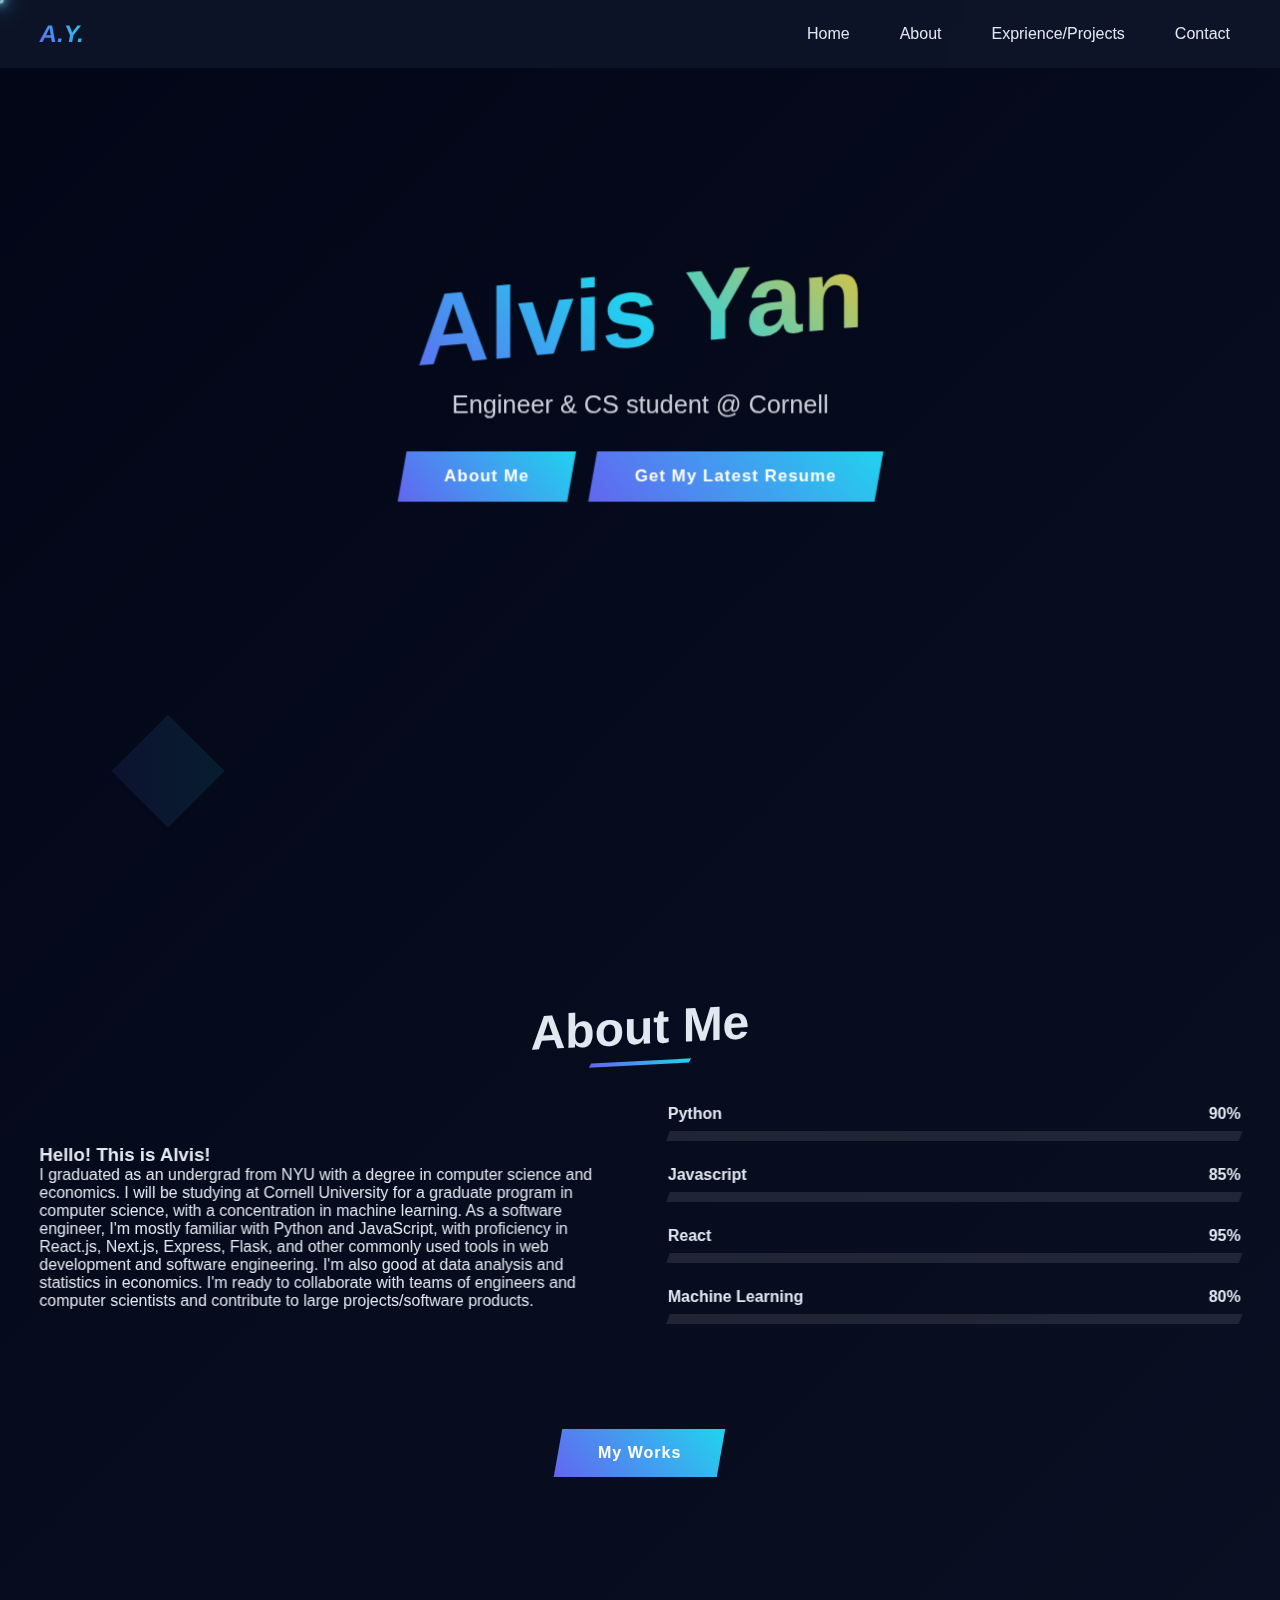
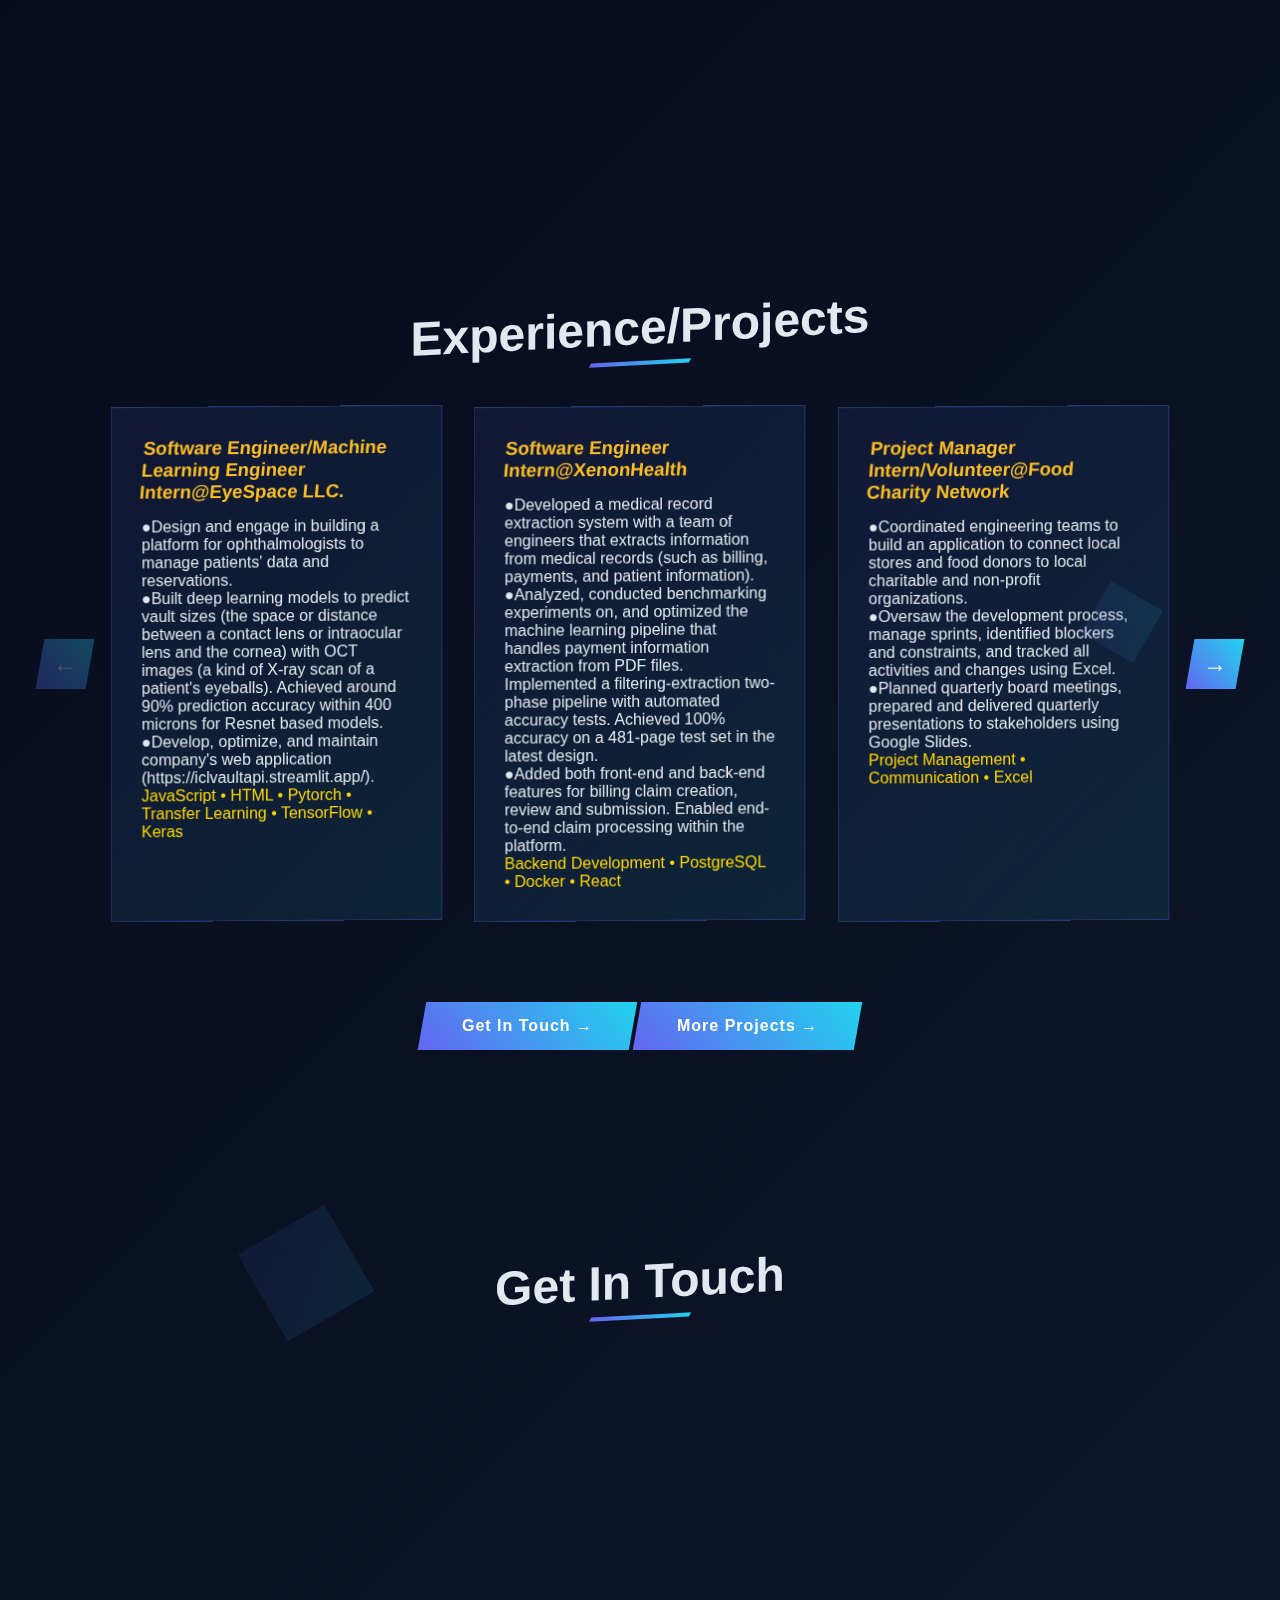
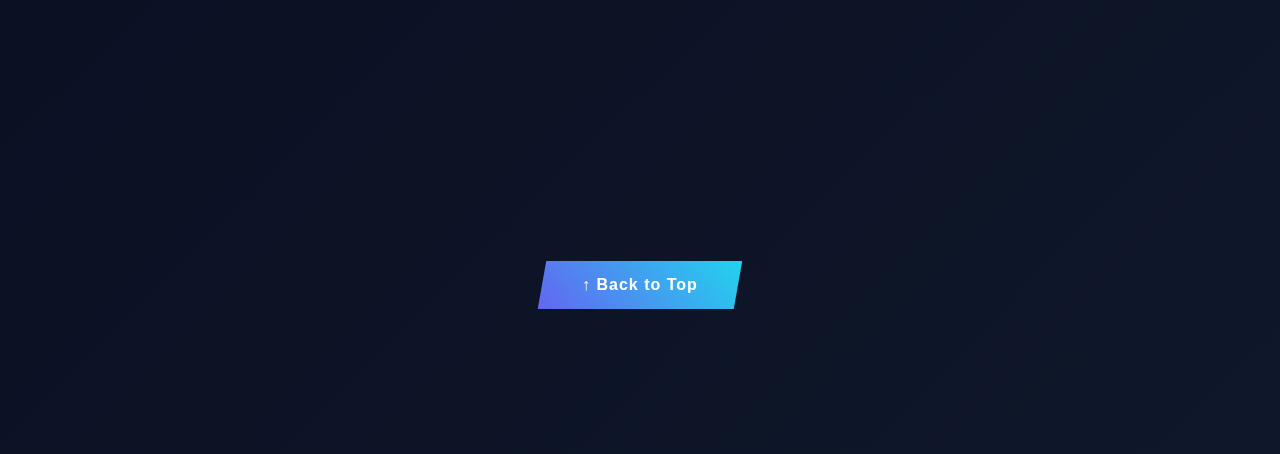
<file: index.html>
<!DOCTYPE html>
<html lang="en">
<head>
    <meta charset="UTF-8">
    <meta name="viewport" content="width=device-width, initial-scale=1.0">
    <title>Alvis' Secret Base</title>
    <link rel="icon" type="image/svg+xml" href="icon.svg">
    <link rel="icon" type="image/x-icon" href="favicon.ico">
    <link rel="icon" type="image/png" href="icon.png">
    <link rel="apple-touch-icon" href="icon.png">
    <link rel="stylesheet" type="text/css" href="public/style.css">
    <style>
        /* Ensure cursor trail z-index and pointer-events */
        .cursor-trail {
            pointer-events: none !important;
            z-index: 9999 !important;
        }
    </style>
</head>
<body>
    <!-- Floating Shapes -->
    <div class="floating-shapes">
        <div class="shape"></div>
        <div class="shape"></div>
        <div class="shape"></div>
    </div>

    <!-- Navigation -->
    <nav id="navbar">
        <div class="nav-container">
            <div class="logo">A.Y.</div>
            <ul class="nav-links">
                <li><a href="#home">Home</a></li>
                <li><a href="#about">About</a></li>
                <li><a href="#projects">Exprience/Projects</a></li>
                <li><a href="#contact">Contact</a></li>
            </ul>
        </div>
    </nav>

    <!-- Hero Section -->
    <section id="home" class="hero">
        <div class="hero-content">
            <h1>Alvis Yan</h1>
            <p>Engineer & CS student @ Cornell</p>
            <div style="display: flex; gap: 20px; justify-content: center; flex-wrap: wrap;">
                <a href="#about" class="cta-button">
                    <span>About Me</span>
                </a>
                <a href="Resume_New.pdf" class="cta-button" download>
                    <span>Get My Latest Resume</span>
                </a>
            </div>
        </div>
    </section>

    <!-- About Section -->
    <section id="about" class="section">
        <div class="container">
            <h2 class="section-title">About Me</h2>
            <div class="about-content">
                <div class="about-text">
                    <h3>Hello! This is Alvis! </h3>
                    <p>I graduated as an undergrad from NYU with a degree in computer science and economics. I will be studying at Cornell University for a graduate program in computer science, with a concentration in machine learning. 

                        As a software engineer, I'm mostly familiar with Python and JavaScript, with proficiency in React.js, Next.js, Express, Flask, and other commonly used tools in web development and software engineering. I'm also good at data analysis and statistics in economics. I'm ready to collaborate with teams of engineers and computer scientists and contribute to large projects/software products.</p>
                </div>
                <div class="skill-bars">
                    <div class="skill">
                        <div class="skill-name">
                            <span>Python</span>
                            <span>90%</span>
                        </div>
                        <div class="skill-bar">
                            <div class="skill-progress" data-width="90"></div>
                        </div>
                    </div>
                    <div class="skill">
                        <div class="skill-name">
                            <span>Javascript</span>
                            <span>85%</span>
                        </div>
                        <div class="skill-bar">
                            <div class="skill-progress" data-width="85"></div>
                        </div>
                    </div>
                    <div class="skill">
                        <div class="skill-name">
                            <span>React</span>
                            <span>95%</span>
                        </div>
                        <div class="skill-bar">
                            <div class="skill-progress" data-width="95"></div>
                        </div>
                    </div>
                    <div class="skill">
                        <div class="skill-name">
                            <span>Machine Learning</span>
                            <span>80%</span>
                        </div>
                        <div class="skill-bar">
                            <div class="skill-progress" data-width="80"></div>
                        </div>
                    </div>
                </div>
            </div>
            <div style="text-align: center; margin-top: 60px;">
                <a href="#projects" class="cta-button">
                    <span>My Works</span>
                </a>
            </div>
        </div>
    </section>

    <!-- Projects Section -->
    <section id="projects" class="section">
        <div class="container">
            <h2 class="section-title">Experience/Projects</h2>
            <div class="projects-carousel-wrapper">
                <button class="carousel-arrow carousel-arrow-left" aria-label="Previous">
                    <span>←</span>
                </button>
                <div class="projects-carousel-viewport">
                    <div class="projects-grid">
                    <div class="project-card">
                        <h3>Software Engineer/Machine Learning Engineer Intern@EyeSpace LLC.</h3>
                        <p>●Design and engage in building a platform for ophthalmologists to manage patients' data and reservations.<br>
                            ●Built deep learning models to predict vault sizes (the space or distance between a contact lens or intraocular lens and the cornea) with OCT images (a kind of X-ray scan of a patient's eyeballs). Achieved around 90% prediction accuracy within 400 microns for Resnet based models. <br>
                            ●Develop, optimize, and maintain company's web application (https://iclvaultapi.streamlit.app/).<br>
                        </p>
                        <div class="project-tech" style="color: gold;">
                            <span>JavaScript • HTML • Pytorch • Transfer Learning • TensorFlow • Keras </span>
                        </div>
                    </div>
                    <div class="project-card">
                        <h3>Software Engineer Intern@XenonHealth</h3>
                        <p>
                            ●Developed a medical record extraction system with a team of engineers that extracts information from medical records (such as billing, payments, and patient information). <br>
                            ●Analyzed, conducted benchmarking experiments on, and optimized the machine learning pipeline that handles payment information extraction from PDF files. Implemented a filtering-extraction two-phase pipeline with automated accuracy tests. Achieved 100% accuracy on a 481-page test set in the latest design. <br>
                            ●Added both front-end and back-end features for billing claim creation, review and submission. Enabled end-to-end claim processing within the platform.  <br>
                        </p>
                        <div class="project-tech" style="color: gold;">
                            <span>Backend Development • PostgreSQL • Docker • React</span>
                        </div>
                    </div>
                    <div class="project-card">
                        <h3>Project Manager Intern/Volunteer@Food Charity Network</h3>
                        <p>
                            ●Coordinated engineering teams to build an application to connect local stores and food donors to local charitable and non-profit organizations. <br>
                            ●Oversaw the development process, manage sprints, identified blockers and constraints, and tracked all activities and changes using Excel. <br>
                            ●Planned quarterly board meetings, prepared and delivered quarterly presentations to stakeholders using Google Slides. <br>
                        </p>
                        <div class="project-tech" style="color: gold;">
                            <span>Project Management • Communication • Excel</span>
                        </div>
                    </div>
                    <div class="project-card">
                        <h3>Could Be Your Company!</h3>
                        <p>Check links below to connect with me!</p>
                        <div class="project-tech" style="color: gold;">
                            <span></span>
                        </div>
                    </div>
                    </div>
                </div>
                <button class="carousel-arrow carousel-arrow-right" aria-label="Next">
                    <span>→</span>
                </button>
            </div>
            <div style="text-align: center; margin-top: 60px;">
                <a href="#contact" class="cta-button">
                    <span>Get In Touch →</span>
                </a>
                <a href="projects.html" class="cta-button">
                    <span>More Projects →</span>
                </a>
            </div>
        </div>
    </section>

    <!-- Contact Section -->
    <section id="contact" class="section">
        <div class="container">
            <h2 class="section-title">Get In Touch</h2>
            <div class="contact-links">
                <a href="https://github.com/AlvisYan2025" target="_blank" class="contact-card">
                    <div class="contact-icon">
                        <svg width="40" height="40" viewBox="0 0 24 24" fill="currentColor">
                            <path d="M12 0c-6.626 0-12 5.373-12 12 0 5.302 3.438 9.8 8.207 11.387.599.111.793-.261.793-.577v-2.234c-3.338.726-4.033-1.416-4.033-1.416-.546-1.387-1.333-1.756-1.333-1.756-1.089-.745.083-.729.083-.729 1.205.084 1.839 1.237 1.839 1.237 1.07 1.834 2.807 1.304 3.492.997.107-.775.418-1.305.762-1.604-2.665-.305-5.467-1.334-5.467-5.931 0-1.311.469-2.381 1.236-3.221-.124-.303-.535-1.524.117-3.176 0 0 1.008-.322 3.301 1.23.957-.266 1.983-.399 3.003-.404 1.02.005 2.047.138 3.006.404 2.291-1.552 3.297-1.23 3.297-1.23.653 1.653.242 2.874.118 3.176.77.84 1.235 1.911 1.235 3.221 0 4.609-2.807 5.624-5.479 5.921.43.372.823 1.102.823 2.222v3.293c0 .319.192.694.801.576 4.765-1.589 8.199-6.086 8.199-11.386 0-6.627-5.373-12-12-12z"/>
                        </svg>
                    </div>
                    <div class="contact-info">
                        <h3>GitHub</h3>
                        <p>Check out my code</p>
                    </div>
                </a>
                
                <a href="https://www.linkedin.com/in/alvis-yan-69a194295/" target="_blank" class="contact-card">
                    <div class="contact-icon">
                        <svg width="40" height="40" viewBox="0 0 24 24" fill="currentColor">
                            <path d="M19 0h-14c-2.761 0-5 2.239-5 5v14c0 2.761 2.239 5 5 5h14c2.762 0 5-2.239 5-5v-14c0-2.761-2.238-5-5-5zm-11 19h-3v-11h3v11zm-1.5-12.268c-.966 0-1.75-.79-1.75-1.764s.784-1.764 1.75-1.764 1.75.79 1.75 1.764-.783 1.764-1.75 1.764zm13.5 12.268h-3v-5.604c0-3.368-4-3.113-4 0v5.604h-3v-11h3v1.765c1.396-2.586 7-2.777 7 2.476v6.759z"/>
                        </svg>
                    </div>
                    <div class="contact-info">
                        <h3>LinkedIn</h3>
                        <p>Let's connect professionally</p>
                    </div>
                </a>
                
                <a href="mailto:elvisyanhaoyu@gmail.com" class="contact-card">
                    <div class="contact-icon">
                        <svg width="40" height="40" viewBox="0 0 24 24" fill="currentColor">
                            <path d="M0 3v18h24v-18h-24zm6.623 7.929l-4.623 5.712v-9.458l4.623 3.746zm-4.141-5.929h19.035l-9.517 7.713-9.518-7.713zm5.694 7.188l3.824 3.099 3.83-3.104 5.612 6.817h-18.779l5.513-6.812zm9.208-1.264l4.616-3.741v9.348l-4.616-5.607z"/>
                        </svg>
                    </div>
                    <div class="contact-info">
                        <h3>Email</h3>
                        <p>Drop me a message</p>
                    </div>
                </a>
                <a href="https://AlvisYan.as.me/" target="_blank" class="contact-card">
                    <div class="contact-icon">
                        <svg width="40" height="40" viewBox="0 0 24 24" fill="currentColor">
                            <path d="M19 4h-1V2h-2v2H8V2H6v2H5c-1.11 0-1.99.9-1.99 2L3 20c0 1.1.89 2 2 2h14c1.1 0 2-.9 2-2V6c0-1.1-.9-2-2-2zm0 16H5V10h14v10zm0-12H5V6h14v2zM7 12h5v5H7v-5z"/>
                        </svg>
                    </div>
                    <div class="contact-info">
                        <h3>Calendly</h3>
                        <p>Schedule a chat with me!</p>
                    </div>
                </a>
            </div>
            <div style="text-align: center; margin-top: 60px;">
                <a href="#home" class="cta-button">
                    <span>↑ Back to Top</span>
                </a>
            </div>
        </div>
    </section>

    <script>
        // Navbar scroll effect
        window.addEventListener('scroll', () => {
            const navbar = document.getElementById('navbar');
            if (window.scrollY > 50) {
                navbar.classList.add('scrolled');
            } else {
                navbar.classList.remove('scrolled');
            }
        });

        // Smooth scrolling
        document.querySelectorAll('a[href^="#"]').forEach(anchor => {
            anchor.addEventListener('click', function (e) {
                e.preventDefault();
                const target = document.querySelector(this.getAttribute('href'));
                if (target) {
                    target.scrollIntoView({
                        behavior: 'smooth',
                        block: 'start'
                    });
                }
            });
        });

        // Projects Carousel
        const projectsViewport = document.querySelector('.projects-carousel-viewport');
        const projectsGrid = document.querySelector('.projects-grid');
        const projectCards = document.querySelectorAll('.project-card');
        const leftArrow = document.querySelector('.carousel-arrow-left');
        const rightArrow = document.querySelector('.carousel-arrow-right');
        
        if (projectsViewport && projectsGrid && projectCards.length > 0 && leftArrow && rightArrow) {
            const cardsPerView = 3;
            const totalCards = projectCards.length;
            
            // Hide arrows if there are 3 or fewer cards
            if (totalCards <= cardsPerView) {
                leftArrow.style.display = 'none';
                rightArrow.style.display = 'none';
            } else {
                let currentIndex = 0;
                const maxIndex = Math.max(0, totalCards - cardsPerView);

                function updateCarousel() {
                    // Calculate the translateX value based on viewport width
                    const viewportWidth = projectsViewport.offsetWidth;
                    const gap = 30;
                    const cardWidth = (viewportWidth - (cardsPerView - 1) * gap) / cardsPerView;
                    const translateX = -currentIndex * (cardWidth + gap);
                    projectsGrid.style.transform = `translateX(${translateX}px)`;
                    
                    // Ensure grid width is set to show all cards in a row
                    const totalGridWidth = totalCards * cardWidth + (totalCards - 1) * gap;
                    projectsGrid.style.width = `${totalGridWidth}px`;
                    projectsGrid.style.gridTemplateColumns = `repeat(${totalCards}, ${cardWidth}px)`;

                    // Update arrow states
                    leftArrow.disabled = currentIndex === 0;
                    rightArrow.disabled = currentIndex >= maxIndex;
                }

                leftArrow.addEventListener('click', () => {
                    if (currentIndex > 0) {
                        currentIndex--;
                        updateCarousel();
                    }
                });

                rightArrow.addEventListener('click', () => {
                    if (currentIndex < maxIndex) {
                        currentIndex++;
                        updateCarousel();
                    }
                });

                // Initialize
                updateCarousel();

                // Handle window resize
                let resizeTimeout;
                window.addEventListener('resize', () => {
                    clearTimeout(resizeTimeout);
                    resizeTimeout = setTimeout(() => {
                        // Ensure currentIndex doesn't exceed maxIndex after resize
                        if (currentIndex > maxIndex) {
                            currentIndex = maxIndex;
                        }
                        updateCarousel();
                    }, 250);
                });
            }
        }

        // Intersection Observer for camera movement effect
        const observerOptions = {
            threshold: 0.1,
            rootMargin: '0px 0px -100px 0px'
        };

        const observer = new IntersectionObserver((entries) => {
            entries.forEach(entry => {
                if (entry.isIntersecting) {
                    entry.target.classList.add('in-view');
                    
                    // Animate skill bars when in view
                    if (entry.target.querySelector('.skill-progress')) {
                        entry.target.querySelectorAll('.skill-progress').forEach(bar => {
                            const width = bar.getAttribute('data-width');
                            setTimeout(() => {
                                bar.style.width = width + '%';
                            }, 200);
                        });
                    }
                }
            });
        }, observerOptions);

        // Observe all sections
        document.querySelectorAll('.section').forEach(section => {
            observer.observe(section);
        });

        // Observe contact links for animation
        const contactLinks = document.querySelector('.contact-links');
        if (contactLinks) {
            observer.observe(contactLinks);
        }

        // Mouse movement parallax effect
        document.addEventListener('mousemove', (e) => {
            const mouseX = e.clientX / window.innerWidth - 0.5;
            const mouseY = e.clientY / window.innerHeight - 0.5;
            
            const hero = document.querySelector('.hero');
            if (hero) {
                hero.style.transform = `rotateY(${mouseX * 10}deg) rotateX(${-mouseY * 10}deg)`;
            }
            
            document.querySelectorAll('.shape').forEach((shape, index) => {
                const speed = (index + 1) * 2;
                shape.style.transform += ` translateX(${mouseX * speed}px) translateY(${mouseY * speed}px)`;
            });
        });

        // Add some dynamic camera movement on scroll
        let ticking = false;
        function updateCameraAngle() {
            const scrolled = window.pageYOffset;
            const sections = document.querySelectorAll('.section');
            
            sections.forEach((section, index) => {
                const rect = section.getBoundingClientRect();
                const centerY = rect.top + rect.height / 2;
                const windowCenterY = window.innerHeight / 2;
                const distance = Math.abs(centerY - windowCenterY);
                
                if (distance < window.innerHeight) {
                    const rotation = (centerY - windowCenterY) / window.innerHeight * 10;
                    section.style.transform = `perspective(1000px) rotateX(${rotation}deg)`;
                }
            });
            
            ticking = false;
        }

        window.addEventListener('scroll', () => {
            if (!ticking) {
                requestAnimationFrame(updateCameraAngle);
                ticking = true;
            }
        });

        // ============================================
        // FIXED CURSOR TRAIL - follows during scroll
        // ============================================
        const cursorTrail = [];
        const trailLength = 12;
        
        // Current interpolated position (viewport coordinates for position:fixed)
        let trailX = window.innerWidth / 2;
        let trailY = window.innerHeight / 2;
        
        // Last known mouse position (viewport coordinates - from events)
        let lastKnownMouseX = window.innerWidth / 2;
        let lastKnownMouseY = window.innerHeight / 2;
        
        // Target position for the trail (viewport coordinates)
        let targetX = trailX;
        let targetY = trailY;

        // Create trail particles
        for (let i = 0; i < trailLength; i++) {
            const particle = document.createElement('div');
            particle.className = `cursor-trail particle-${(i % 5) + 1}`;
            particle.style.opacity = (trailLength - i) / trailLength * 0.6;
            particle.style.transform = `translate(-50%, -50%) scale(${1 - i * 0.08})`;
            document.documentElement.appendChild(particle);
            cursorTrail.push({
                element: particle,
                x: lastKnownMouseX,
                y: lastKnownMouseY,
                targetX: lastKnownMouseX,
                targetY: lastKnownMouseY
            });
        }

        // Track mouse position globally (viewport coordinates for position:fixed)
        document.addEventListener('mousemove', (e) => {
            lastKnownMouseX = e.clientX;
            lastKnownMouseY = e.clientY;
            targetX = e.clientX;
            targetY = e.clientY;
        });

        // Update target during wheel scroll (has coordinates)
        document.addEventListener('wheel', (e) => {
            lastKnownMouseX = e.clientX;
            lastKnownMouseY = e.clientY;
            targetX = e.clientX;
            targetY = e.clientY;
        }, { passive: true });

        // During scroll, aggressively keep particles aligned with mouse
        document.addEventListener('scroll', () => {
            targetX = lastKnownMouseX;
            targetY = lastKnownMouseY;
            
            // Also immediately update trailX/trailY to reduce lag during scroll
            trailX = lastKnownMouseX;
            trailY = lastKnownMouseY;
            
            // Snap all particles closer to mouse position during scroll
            cursorTrail.forEach((particle, index) => {
                particle.targetX = lastKnownMouseX;
                particle.targetY = lastKnownMouseY;
                // Quickly interpolate toward mouse
                particle.x += (lastKnownMouseX - particle.x) * 0.5;
                particle.y += (lastKnownMouseY - particle.y) * 0.5;
            });
        }, true);

        // Animation loop - always smooth, no special scroll handling needed
        function animateTrail() {
            // Smoothly interpolate the lead position toward target
            trailX += (targetX - trailX) * 0.4;
            trailY += (targetY - trailY) * 0.4;

            // Update each particle
            cursorTrail.forEach((particle, index) => {
                if (index === 0) {
                    // First particle follows the interpolated position
                    particle.targetX = trailX;
                    particle.targetY = trailY;
                } else {
                    // Each subsequent particle follows the one before it
                    const prevParticle = cursorTrail[index - 1];
                    particle.targetX += (prevParticle.x - particle.targetX) * 0.6;
                    particle.targetY += (prevParticle.y - particle.targetY) * 0.6;
                }

                // Smooth movement toward target
                particle.x += (particle.targetX - particle.x) * 0.7;
                particle.y += (particle.targetY - particle.y) * 0.7;

                // Calculate visual properties
                const scale = 1 - (index / trailLength) * 0.5;
                const opacity = (trailLength - index) / trailLength * 0.6;
                
                // Apply styles
                particle.element.style.left = particle.x + 'px';
                particle.element.style.top = particle.y + 'px';
                particle.element.style.opacity = opacity;
                particle.element.style.transform = `translate(-50%, -50%) scale(${scale})`;
            });

            requestAnimationFrame(animateTrail);
        }

        // Handle mouse leaving/entering the window
        document.addEventListener('mouseleave', () => {
            cursorTrail.forEach(particle => {
                particle.element.style.opacity = '0';
            });
        });

        document.addEventListener('mouseenter', (e) => {
            lastKnownMouseX = e.clientX;
            lastKnownMouseY = e.clientY;
            targetX = e.clientX;
            targetY = e.clientY;
            
            cursorTrail.forEach((particle, index) => {
                particle.element.style.opacity = (trailLength - index) / trailLength * 0.6;
            });
        });

        // Start the animation
        animateTrail();
    </script>
</body>
</html>
</file>
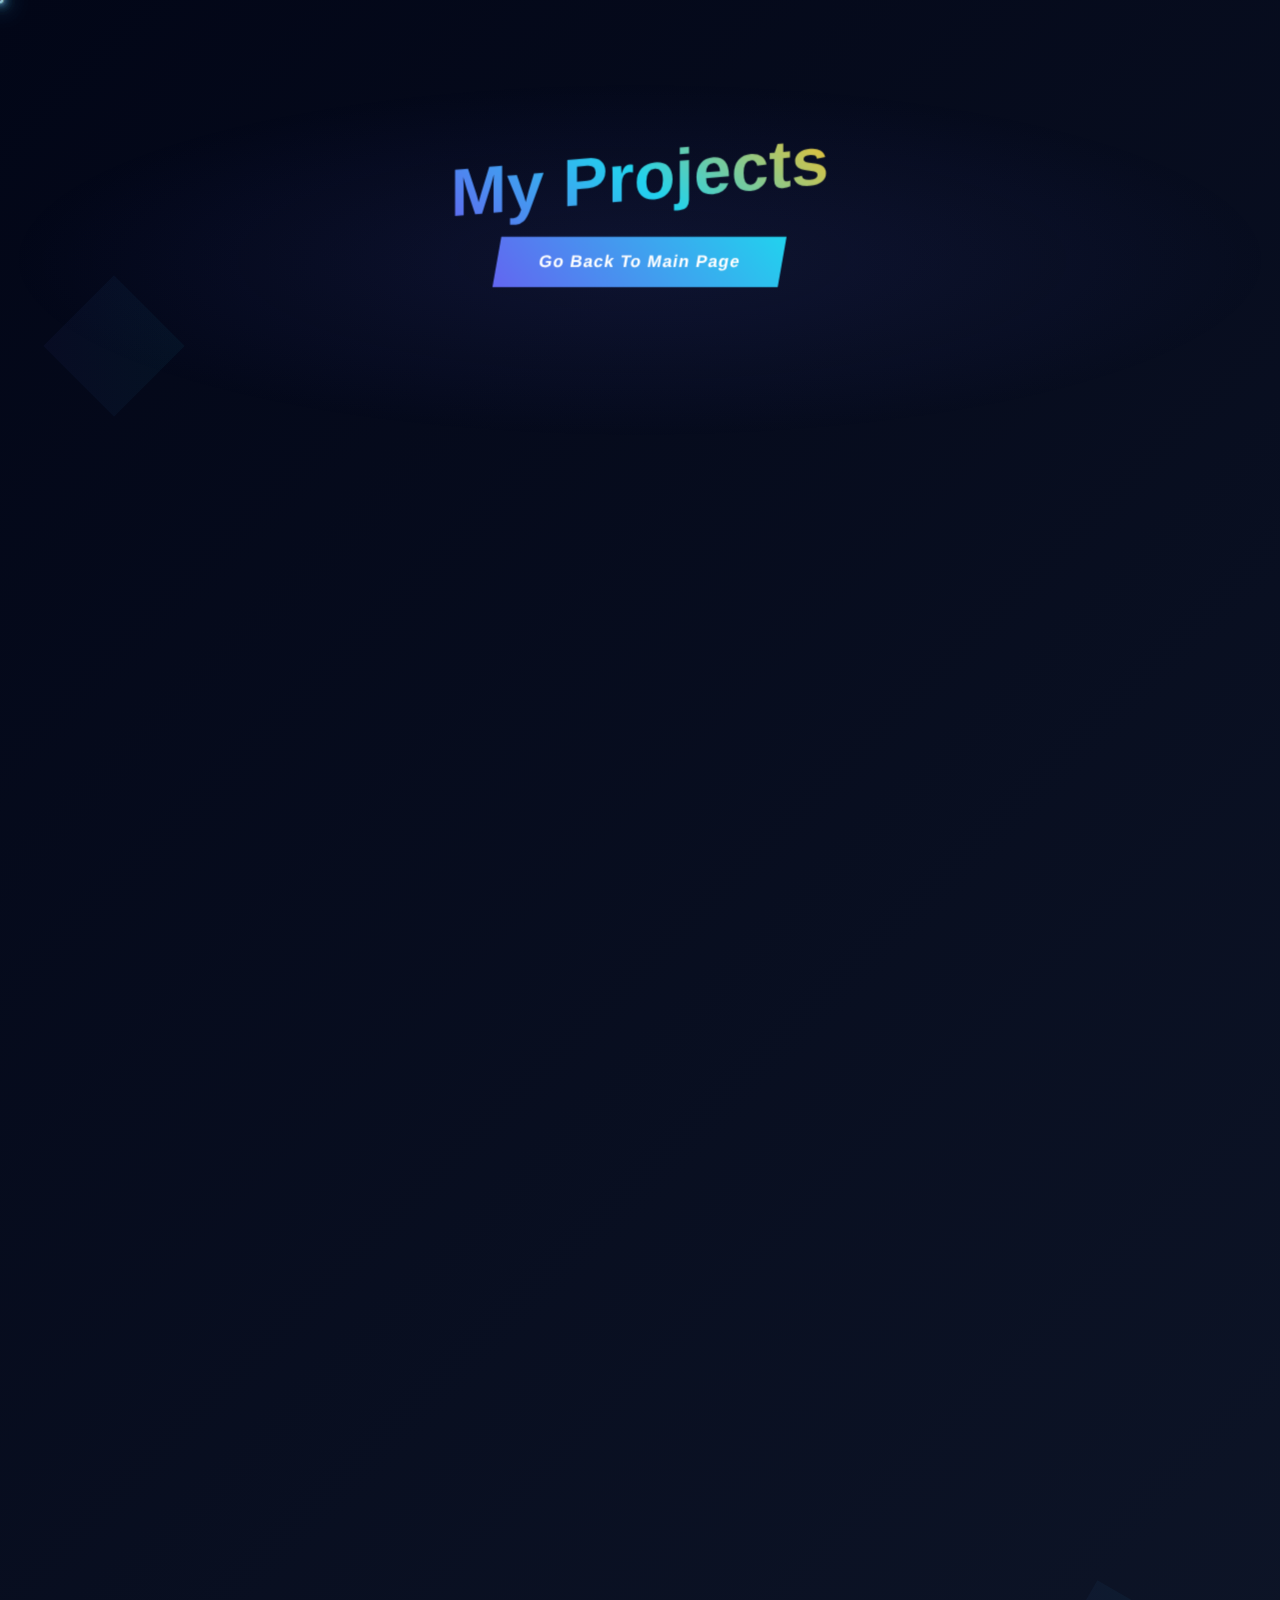
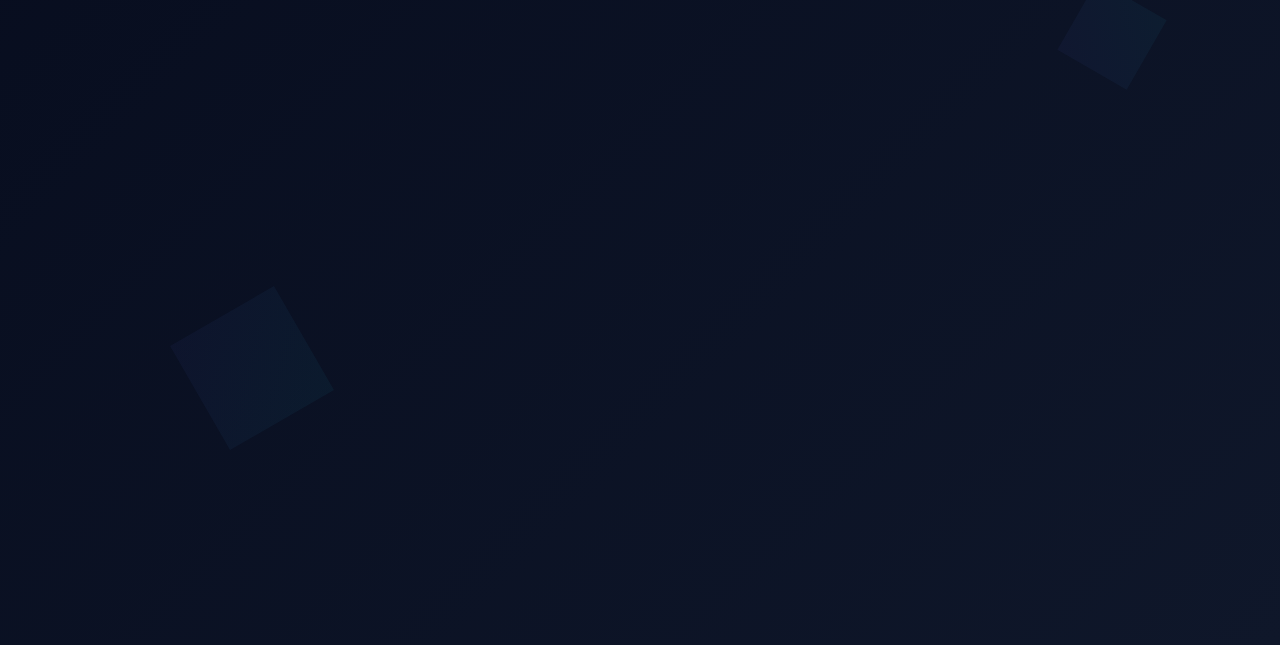
<file: projects.html>
<html>
    <head>
        <meta charset="UTF-8">
        <meta name="viewport" content="width=device-width, initial-scale=1.0">
        <title>Alvis' Secret Base</title>
        <link rel="stylesheet", href="public/project.css">
    </head>
<body>
    <div class="floating-shapes">
        <div class="shape"></div>
        <div class="shape"></div>
        <div class="shape"></div>
    </div>


    <section class="projects-hero">
        <div class="hero-content">
            <h1>My Projects</h1>
            <a href="index.html" class="cta-button">Go Back To Main Page</a>
        </div>
    </section>

    <!-- Filter Bar -->
    <!--
    <div class="filter-bar">
        <button class="filter-btn active" data-filter="all">
            <span>All Projects</span>
        </button>
        <button class="filter-btn" data-filter="web">
            <span>Web Apps</span>
        </button>
        <button class="filter-btn" data-filter="mobile">
            <span>Mobile</span>
        </button>
        <button class="filter-btn" data-filter="ai">
            <span>AI/ML</span>
        </button>
        <button class="filter-btn" data-filter="game">
            <span>Games</span>
        </button>
    </div>
    -->
    <!-- Projects Container -->
    <div class="projects-container">
        <div class="projects-grid">
            <div class="project-card featured-project" data-category="web ai">
                <div class="project-header">
                    <div class="project-title">
                        <h3>ML For Mutual Fund Selection</h3>
                    </div>
                    <div class="project-status">Completed</div>
                </div>
                <div class="project-description">
                    This is partially based on <a href="https://www.sciencedirect.com/science/article/pii/S0304405X23001253" style="color: gold;">this paper</a>, aiming to replicate and test some of the methods mentioned in this paper and apply them to different model structures, which are used in Mutual Fund Protfolio Construction.
                </div>
                <div class="project-tech">
                    <span class="tech-tag">Python</span>
                    <span class="tech-tag">TensorFlow</span>
                    <span class="tech-tag">Pytorch</span>
                    <span class="tech-tag">Numpy&Pandas</span>
                </div>
                <div class="project-links">
                    <a href="https://github.com/AlvisYan2025/MutualFundProtfolilSelection" class="project-link">
                        <span>GitHub</span>
                    </a>
                    <a href="https://github.com/AlvisYan2025/sensitivityanalysisfunctions" class="project-link">
                        <span>Analysis Code Dumpster</span>
                    </a>
                </div>
            </div>

            <div class="project-card" data-category="web">
                <div class="project-header">
                    <div class="project-title">
                        <h3>StarWeaver</h3>
                    </div>
                    <div class="project-status in-progress">In Progress</div>
                </div>
                <div class="project-description">
                    A AI-novel platform on which you can generate stories and comic books with AI. 
                </div>
                <div class="project-tech">
                    <span class="tech-tag">React</span>
                    <span class="tech-tag">Node.js</span>
                    <span class="tech-tag">Python</span>
                    <span class="tech-tag">MongoDB</span>
                </div>
                <div class="project-links">
                    <a href="http://24.144.116.80:3000/" class="project-link">
                        <span>Preview</span>
                    </a>
                    <a href="https://github.com/AlvisYan2025/StarWeaver" class="project-link">
                        <span>GitHub</span>
                    </a>
                </div>
            </div>
            <div class="project-card" data-category="web">
                <div class="project-header">
                    <div class="project-title">
                        <h3>Distributed ML Pipeline</h3>
                    </div>
                    <div class="project-status">Completed</div>
                </div>
                <div class="project-description">
                    A distributed machine learning pipeline for LLM inference. With support for multi-node, multi-GPU, and multi-process, with features like dynamic batching, fault tolerance, and load balancing.
                </div>
                <div class="project-tech">
                    <span class="tech-tag">Python</span>
                    <span class="tech-tag">C++</span>
                    <span class="tech-tag">Distributed Computing</span>
                </div>
                <div class="project-links">
                    <a href="https://github.com/AlvisYan2025/Distributed-ML-Pipeline" class="project-link">
                        <span>GitHub</span>
                    </a>
                </div>
            </div>

            <div class="project-card" data-category="web">
                <div class="project-header">
                    <div class="project-title">
                        <h3>MoE Kernel Performance Analysis on A100 GPUs (NERSC Perlmutter)</h3>
                    </div>
                    <div class="project-status">Completed</div>
                </div>
                <div class="project-description">
                    A performance analysis of the MoE kernel on A100 GPUs at NERSC Perlmutter. Including benchmark experiments and performance analysis, focusing on the sensitivity of the kernel to different load imbalance rates under various settings.
                </div>
                <div class="project-tech">
                    <span class="tech-tag">Bash Scripting • Python</span>
                    <span class="tech-tag">GPU Benchmarking</span>
                </div>
                <div class="project-links">
                    <a href="https://github.com/AlvisYan2025/MoE_Kernel_Performance_Analysis" class="project-link">
                        <span>GitHub</span>
                    </a>
                </div>
            </div>

            <div class="project-card" data-category="mobile">
                <div class="project-header">
                    <div class="project-title">
                        <h3>LSTM with checkpoint for portfolio selection</h3>
                    </div>
                    <div class="project-status in-progress">In Progress</div>
                </div>
                <div class="project-description">
                    modified traditional LSTM structures to optimize the long-term dependency problem in machine learning style portfolio construction
                </div>
                <div class="project-tech">
                    <span class="tech-tag">Python</span>
                    <span class="tech-tag">Pytorch</span>
                    <span class="tech-tag">Numpy&Pandas</span>
                </div>
                <div class="project-links">
                </div>
            </div>

            <div class="project-card" data-category="game">
                <div class="project-header">
                    <div class="project-title">
                        <h3>NYU Holodeck - Vertically Integrated Program</h3>
                    </div>
                    <div class="project-status">Completed</div>
                </div>
                <div class="project-description">
                    <a class="time-label">Jan 2022 - May 2022</a><br>
                    ●Participated in the CI/CD team of NYU Holodeck (High Speed Research Network)<br>
                    ●Deployed applications and services with Docker
                </div>
                <div class="project-tech">
                    <span class="tech-tag">Docker</span>
                    <span class="tech-tag">Kubernetes</span>
                </div>
            </div>

            <div class="project-card" data-category="ai">
                <div class="project-header">
                    <div class="project-title">
                        <h3>VoiceQA</h3>
                    </div>
                    <div class="project-status">Completed</div>
                </div>
                <div class="project-description">
                    An Easy-To-Use and simple voice question-answer platform for under-aged children.
                </div>
                <div class="project-tech">
                    <span class="tech-tag">Python</span>
                    <span class="tech-tag">Javascript</span>
                    <span class="tech-tag">Google Speech-To-Text API</span>
                    <span class="tech-tag">MongoDB</span>
                    <span class="tech-tag">Docker</span>
                </div>
                <div class="project-links">
                    <a href="https://github.com/AlvisYan2025/voiceq-a" class="project-link">
                        <span>Github</span>
                    </a>
                </div>
            </div>

            <div class="project-card" data-category="web">
                <div class="project-header">
                    <div class="project-title">
                        <h3>Quantitative Trading Project</h3>
                    </div>
                    <div class="project-status">Completed</div>
                </div>
                <div class="project-description">
                    A simple demo notebook for quantitative trading including data-filtering and preliminary protfolio management.
                </div>
                <div class="project-tech">
                    <span class="tech-tag">Python</span>
                    <span class="tech-tag">Pandas</span>
                    <span class="tech-tag">Numpy</span>
                </div>
                <div class="project-links">
                    <a href="https://github.com/AlvisYan2025/tushare_analysis" class="project-link">
                        <span>GitHub</span>
                    </a>
                </div>
            </div>
            <div class="project-card" data-category="web">
                <div class="project-header">
                    <div class="project-title">
                        <h3>Teaching Assisstant Grader@NYU Courant</h3>
                    </div>
                    <div class="project-status">Completed</div>
                </div>
                <div class="project-description">
                    <a class="time-label">January 2024 - May 2024</a><br>
                    ●CSCI-UA 467-002 Applied Internet Technology<br>
                    ●Give timely feedback to student works and provide help via online platforms. <br>

                </div>
                <div class="project-tech">
                    <span class="tech-tag">Javascript</span>
                    <span class="tech-tag">React</span>
                    <span class="tech-tag">Node.js</span>
                </div>
                <div class="project-links">
                </div>
            </div>
        </div>
    </div>

    <script>
        window.addEventListener('scroll', () => {
            const navbar = document.getElementById('navbar');
            if (window.scrollY > 50) {
                navbar.classList.add('scrolled');
            } else {
                navbar.classList.remove('scrolled');
            }
        });

        const filterBtns = document.querySelectorAll('.filter-btn');
        const projectCards = document.querySelectorAll('.project-card');

        filterBtns.forEach(btn => {
            btn.addEventListener('click', () => {
                filterBtns.forEach(b => b.classList.remove('active'));
                btn.classList.add('active');

                const filter = btn.getAttribute('data-filter');

                projectCards.forEach(card => {
                    if (filter === 'all') {
                        card.style.display = 'block';
                        // Re-trigger animation
                        card.style.animation = 'none';
                        setTimeout(() => {
                            card.style.animation = '';
                        }, 10);
                    } else {
                        const categories = card.getAttribute('data-category').split(' ');
                        if (categories.includes(filter)) {
                            card.style.display = 'block';
                            // Re-trigger animation
                            card.style.animation = 'none';
                            setTimeout(() => {
                                card.style.animation = '';
                            }, 10);
                        } else {
                            card.style.display = 'none';
                        }
                    }
                });
            });
        });

        document.addEventListener('mousemove', (e) => {
            const mouseX = e.clientX / window.innerWidth - 0.5;
            const mouseY = e.clientY / window.innerHeight - 0.5;
            
            const hero = document.querySelector('.projects-hero');
            if (hero) {
                hero.style.transform = `rotateY(${mouseX * 5}deg) rotateX(${-mouseY * 5}deg)`;
            }
            
            document.querySelectorAll('.shape').forEach((shape, index) => {
                const speed = (index + 1) * 2;
                shape.style.transform += ` translateX(${mouseX * speed}px) translateY(${mouseY * speed}px)`;
            });
        });

        const observerOptions = {
            threshold: 0.1,
            rootMargin: '0px 0px -50px 0px'
        };

        const observer = new IntersectionObserver((entries) => {
            entries.forEach(entry => {
                if (entry.isIntersecting) {
                    entry.target.style.animation = 'none';
                    setTimeout(() => {
                        entry.target.style.animation = '';
                    }, 10);
                }
            });
        }, observerOptions);

        projectCards.forEach(card => {
            observer.observe(card);
        });
        //camera movements stuff 
        let ticking = false;
        function updateCameraAngle() {
            const scrolled = window.pageYOffset;
            const cards = document.querySelectorAll('.project-card');
            
            cards.forEach((card, index) => {
                const rect = card.getBoundingClientRect();
                const centerY = rect.top + rect.height / 2;
                const windowCenterY = window.innerHeight / 2;
                const distance = Math.abs(centerY - windowCenterY);
                
                if (distance < window.innerHeight) {
                    const rotation = (centerY - windowCenterY) / window.innerHeight * 5;
                    card.style.transform = `perspective(1000px) rotateX(${rotation}deg)`;
                }
            });
            
            ticking = false;
        }

        window.addEventListener('scroll', () => {
            if (!ticking) {
                requestAnimationFrame(updateCameraAngle);
                ticking = true;
            }
        });

        const cursorTrail = [];
        const trailLength = 12;
        let mouseX = 0;
        let mouseY = 0;
        let trailX = 0;
        let trailY = 0;

        for (let i = 0; i < trailLength; i++) {
            const particle = document.createElement('div');
            particle.className = `cursor-trail particle-${(i % 5) + 1}`;
            particle.style.opacity = (trailLength - i) / trailLength * 0.6;
            particle.style.transform = `translate(-50%, -50%) scale(${1 - i * 0.08})`;
            document.documentElement.appendChild(particle);
            cursorTrail.push({
                element: particle,
                x: 0,
                y: 0,
                targetX: 0,
                targetY: 0
            });
        }

        document.addEventListener('mousemove', (e) => {
            mouseX = e.clientX;
            mouseY = e.clientY;
        });

        let isScrolling = false;
        let scrollTimeout;

        document.addEventListener('wheel', (e) => {
            mouseX = e.clientX;
            mouseY = e.clientY;
            isScrolling = true;
            
            clearTimeout(scrollTimeout);
            scrollTimeout = setTimeout(() => {
                isScrolling = false;
            }, 150);
        });

        document.addEventListener('scroll', () => {
            isScrolling = true;
            clearTimeout(scrollTimeout);
            scrollTimeout = setTimeout(() => {
                isScrolling = false;
                if (mouseX !== 0 || mouseY !== 0) {
                    trailX = mouseX;
                    trailY = mouseY;
                    
                    cursorTrail.forEach((particle, index) => {
                        particle.x = mouseX;
                        particle.y = mouseY;
                        particle.targetX = mouseX;
                        particle.targetY = mouseY;
                    });
                }
            }, 150);
        }, true);

        function animateTrail() {
            if (isScrolling) {
                trailX = mouseX;
                trailY = mouseY;
                
                cursorTrail.forEach((particle, index) => {
                    particle.x = mouseX;
                    particle.y = mouseY;
                    particle.targetX = mouseX;
                    particle.targetY = mouseY;

                    const scale = 1 - (index / trailLength) * 0.5;
                    const opacity = (trailLength - index) / trailLength * 0.6;
                    
                    particle.element.style.left = particle.x + 'px';
                    particle.element.style.top = particle.y + 'px';
                    particle.element.style.opacity = opacity;
                    particle.element.style.transform = `translate(-50%, -50%) scale(${scale})`;
                });
            } else {
                trailX += (mouseX - trailX) * 0.1;
                trailY += (mouseY - trailY) * 0.1;

                cursorTrail.forEach((particle, index) => {
                    if (index === 0) {
                        particle.targetX = trailX;
                        particle.targetY = trailY;
                    } else {
                        const prevParticle = cursorTrail[index - 1];
                        particle.targetX += (prevParticle.x - particle.targetX) * 0.3;
                        particle.targetY += (prevParticle.y - particle.targetY) * 0.3;
                    }

                    particle.x += (particle.targetX - particle.x) * 0.4;
                    particle.y += (particle.targetY - particle.y) * 0.4;

                    const scale = 1 - (index / trailLength) * 0.5;
                    const opacity = (trailLength - index) / trailLength * 0.6;
                    
                    particle.element.style.left = particle.x + 'px';
                    particle.element.style.top = particle.y + 'px';
                    particle.element.style.opacity = opacity;
                    particle.element.style.transform = `translate(-50%, -50%) scale(${scale})`;
                });
            }

            requestAnimationFrame(animateTrail);
        }

        document.addEventListener('mouseleave', () => {
            cursorTrail.forEach(particle => {
                particle.element.style.opacity = '0';
            });
        });

        document.addEventListener('mouseenter', () => {
            cursorTrail.forEach((particle, index) => {
                particle.element.style.opacity = (trailLength - index) / trailLength * 0.6;
            });
        });

        animateTrail();
    </script>
</body>
</html>
</file>
<file: public/style.css>
* {
    margin: 0;
    padding: 0;
    box-sizing: border-box;
}

:root {
    --primary: #6366f1;
    --secondary: #22d3ee;
    --accent: #fbbf24;
    --dark: #0f172a;
    --darker: #020617;
    --light: #f1f5f9;
    --text: #e2e8f0;
}

body {
    font-family: 'Arial', sans-serif;
    background: linear-gradient(135deg, var(--darker) 0%, var(--dark) 100%);
    color: var(--text);
    overflow-x: hidden;
    perspective: 1000px;
    min-height: 100vh;
}

/* Navigation */
nav {
    position: fixed;
    top: 0;
    width: 100%;
    z-index: 1000;
    padding: 20px 40px;
    background: rgba(15, 23, 42, 0.8);
    backdrop-filter: blur(10px);
    transform-style: preserve-3d;
    transition: all 0.5s cubic-bezier(0.68, -0.55, 0.265, 1.55);
}

nav.scrolled {
    transform: rotateX(5deg) translateZ(20px);
    box-shadow: 0 10px 40px rgba(99, 102, 241, 0.3);
}

.nav-container {
    display: flex;
    justify-content: space-between;
    align-items: center;
    max-width: 1200px;
    margin: 0 auto;
}

.logo {
    font-size: 24px;
    font-weight: bold;
    background: linear-gradient(45deg, var(--primary), var(--secondary));
    -webkit-background-clip: text;
    -webkit-text-fill-color: transparent;
    background-clip: text;
    transform: skewX(-10deg);
    transition: transform 0.3s ease;
}

.logo:hover {
    transform: skewX(-10deg) scale(1.1) rotateZ(-2deg);
}

.nav-links {
    display: flex;
    list-style: none;
    gap: 30px;
}

.nav-links a {
    color: var(--text);
    text-decoration: none;
    position: relative;
    padding: 5px 10px;
    transition: all 0.3s ease;
    transform-style: preserve-3d;
    display: block;
}

.nav-links a::before {
    content: '';
    position: absolute;
    bottom: -2px;
    left: 0;
    width: 0;
    height: 2px;
    background: var(--accent);
    transition: width 0.3s ease;
    transform: skewX(-20deg);
}

.nav-links a:hover::before {
    width: 100%;
}

.nav-links a:hover {
    transform: rotateY(15deg) translateZ(10px);
    color: var(--accent);
}

/* Hero Section */
.hero {
    height: 100vh;
    display: flex;
    align-items: center;
    justify-content: center;
    position: relative;
    transform-style: preserve-3d;
    transition: transform 0.8s cubic-bezier(0.68, -0.55, 0.265, 1.55);
}

.hero-content {
    text-align: center;
    z-index: 2;
    transform: translateZ(50px);
    animation: heroFloat 6s ease-in-out infinite;
}

@keyframes heroFloat {
    0%, 100% { transform: translateZ(50px) rotateX(0deg) rotateY(0deg); }
    25% { transform: translateZ(60px) rotateX(2deg) rotateY(-3deg); }
    50% { transform: translateZ(40px) rotateX(-2deg) rotateY(2deg); }
    75% { transform: translateZ(55px) rotateX(1deg) rotateY(-1deg); }
}

.hero h1 {
    font-size: clamp(3rem, 8vw, 6rem);
    margin-bottom: 20px;
    background: linear-gradient(45deg, var(--primary), var(--secondary), var(--accent));
    -webkit-background-clip: text;
    -webkit-text-fill-color: transparent;
    background-clip: text;
    transform: skewY(-5deg);
    animation: glitch 3s infinite;
}

@keyframes glitch {
    0%, 100% { transform: skewY(-5deg) translateX(0); }
    95% { transform: skewY(-5deg) translateX(0); }
    96% { transform: skewY(-5deg) translateX(-2px); }
    97% { transform: skewY(-5deg) translateX(2px); }
}

.hero p {
    font-size: 1.5rem;
    opacity: 0.9;
    margin-bottom: 30px;
    transform: rotateX(10deg);
}

.cta-button {
    display: inline-block;
    padding: 15px 40px;
    background: linear-gradient(45deg, var(--primary), var(--secondary));
    color: white;
    text-decoration: none;
    border-radius: 0;
    transform: skewX(-10deg);
    transition: all 0.3s cubic-bezier(0.68, -0.55, 0.265, 1.55);
    position: relative;
    overflow: hidden;
    font-weight: bold;
    letter-spacing: 1px;
}

.cta-button span {
    display: inline-block;
    transform: skewX(10deg);
}

.cta-button::before {
    content: '';
    position: absolute;
    top: 0;
    left: -100%;
    width: 100%;
    height: 100%;
    background: linear-gradient(45deg, transparent, rgba(255,255,255,0.3), transparent);
    transition: left 0.5s ease;
}

.cta-button:hover {
    transform: skewX(-10deg) scale(1.05) rotateY(10deg);
    box-shadow: 10px 10px 30px rgba(99, 102, 241, 0.4);
}

.cta-button:hover::before {
    left: 100%;
}

/* Section navigation buttons animation variety */
.section .cta-button {
    margin-top: 20px;
    animation: pulse 3s ease-in-out infinite;
}

@keyframes pulse {
    0%, 100% { transform: skewX(-10deg) scale(1); }
    50% { transform: skewX(-10deg) scale(1.02); }
}

.section .cta-button:hover {
    animation: none;
    transform: skewX(-10deg) scale(1.05) rotateY(10deg) translateZ(10px);
}

/* Sections with Camera Movement */
.section {
    min-height: 100vh;
    padding: 100px 20px;
    position: relative;
    transform-style: preserve-3d;
    transition: transform 0.8s cubic-bezier(0.68, -0.55, 0.265, 1.55);
}

.section.in-view {
    animation: cameraSwoop 1s ease-out;
}

@keyframes cameraSwoop {
    0% {
        transform: perspective(1000px) rotateX(20deg) rotateY(-20deg) translateZ(-100px);
        opacity: 0;
    }
    100% {
        transform: perspective(1000px) rotateX(0deg) rotateY(0deg) translateZ(0);
        opacity: 1;
    }
}

.container {
    max-width: 1200px;
    margin: 0 auto;
}

.section-title {
    font-size: 3rem;
    margin-bottom: 50px;
    text-align: center;
    position: relative;
    transform: skewY(-3deg);
}

.section-title::after {
    content: '';
    position: absolute;
    bottom: -10px;
    left: 50%;
    transform: translateX(-50%) skewX(-30deg);
    width: 100px;
    height: 4px;
    background: linear-gradient(90deg, var(--primary), var(--secondary));
}

/* About Section */
.about-content {
    display: grid;
    grid-template-columns: 1fr 1fr;
    gap: 50px;
    align-items: center;
}

.about-text {
    transform: rotateY(-5deg) translateZ(20px);
    transition: transform 0.5s ease;
}

.about-text:hover {
    transform: rotateY(0deg) translateZ(30px);
}

.skill-bars {
    transform: rotateY(5deg) translateZ(20px);
    transition: transform 0.5s ease;
}

.skill-bars:hover {
    transform: rotateY(0deg) translateZ(30px);
}

.skill {
    margin-bottom: 25px;
}

.skill-name {
    display: flex;
    justify-content: space-between;
    margin-bottom: 8px;
    font-weight: bold;
}

.skill-bar {
    height: 10px;
    background: rgba(255,255,255,0.1);
    position: relative;
    overflow: hidden;
    transform: skewX(-20deg);
}

.skill-progress {
    height: 100%;
    background: linear-gradient(90deg, var(--primary), var(--secondary));
    width: 0;
    transition: width 1.5s ease;
    position: relative;
}

.skill-progress::after {
    content: '';
    position: absolute;
    top: 0;
    left: 0;
    right: 0;
    bottom: 0;
    background: linear-gradient(90deg, transparent, rgba(255,255,255,0.4), transparent);
    animation: shimmer 2s infinite;
}

@keyframes shimmer {
    0% { transform: translateX(-100%); }
    100% { transform: translateX(100%); }
}

/* Projects Carousel */
.projects-carousel-wrapper {
    position: relative;
    margin-top: 50px;
    display: flex;
    align-items: center;
    gap: 20px;
}

.projects-carousel-viewport {
    flex: 1;
    overflow: hidden;
    position: relative;
}

.projects-grid {
    display: grid;
    grid-auto-flow: column;
    gap: 30px;
    transition: transform 0.5s cubic-bezier(0.68, -0.55, 0.265, 1.55);
    will-change: transform;
}

.carousel-arrow {
    background: linear-gradient(45deg, var(--primary), var(--secondary));
    border: none;
    color: white;
    width: 50px;
    height: 50px;
    cursor: pointer;
    transform: skewX(-10deg);
    transition: all 0.3s cubic-bezier(0.68, -0.55, 0.265, 1.55);
    position: relative;
    overflow: hidden;
    font-weight: bold;
    font-size: 24px;
    flex-shrink: 0;
    z-index: 10;
}

.carousel-arrow span {
    display: inline-block;
    transform: skewX(10deg);
}

.carousel-arrow::before {
    content: '';
    position: absolute;
    top: 0;
    left: -100%;
    width: 100%;
    height: 100%;
    background: linear-gradient(45deg, transparent, rgba(255,255,255,0.3), transparent);
    transition: left 0.5s ease;
}

.carousel-arrow:hover {
    transform: skewX(-10deg);
    box-shadow: 10px 10px 30px rgba(99, 102, 241, 0.4);
}

.carousel-arrow:hover::before {
    left: 100%;
}

.carousel-arrow:disabled {
    opacity: 0.3;
    cursor: not-allowed;
    transform: skewX(-10deg);
}

.carousel-arrow:disabled:hover {
    transform: skewX(-10deg);
    box-shadow: none;
}

.project-card {
    background: linear-gradient(135deg, rgba(99, 102, 241, 0.1), rgba(34, 211, 238, 0.1));
    border: 1px solid rgba(99, 102, 241, 0.3);
    padding: 30px;
    transform: rotateX(5deg) rotateY(-5deg);
    transition: all 0.5s cubic-bezier(0.68, -0.55, 0.265, 1.55);
    cursor: pointer;
    position: relative;
    overflow: hidden;
}

.project-card::before {
    content: '';
    position: absolute;
    top: -50%;
    left: -50%;
    width: 200%;
    height: 200%;
    background: radial-gradient(circle, rgba(99, 102, 241, 0.2) 0%, transparent 70%);
    transform: scale(0);
    transition: transform 0.5s ease;
}

.project-card:hover::before {
    transform: scale(1);
}

.project-card:hover {
    transform: rotateX(0deg) rotateY(0deg) scale(1.05) translateZ(20px);
    box-shadow: 0 20px 40px rgba(99, 102, 241, 0.3);
}

.project-card h3 {
    color: var(--accent);
    margin-bottom: 15px;
    transform: skewX(-5deg);
}

/* Contact Section */
.contact-links {
    display: grid;
    grid-template-columns: repeat(auto-fit, minmax(250px, 1fr));
    gap: 30px;
    max-width: 800px;
    margin: 50px auto;
}

.contact-card {
    background: linear-gradient(135deg, rgba(99, 102, 241, 0.1), rgba(34, 211, 238, 0.1));
    border: 1px solid rgba(99, 102, 241, 0.3);
    padding: 30px;
    text-decoration: none;
    color: var(--text);
    display: flex;
    flex-direction: column;
    align-items: center;
    text-align: center;
    transform: skewY(-2deg) rotateX(5deg);
    transition: all 0.5s cubic-bezier(0.68, -0.55, 0.265, 1.55);
    position: relative;
    overflow: hidden;
    opacity: 0;
    transform: skewY(-2deg) rotateX(45deg) translateY(50px);
}

.contact-links.in-view .contact-card {
    animation: slideInRotate 0.8s forwards;
}

.contact-links.in-view .contact-card:nth-child(1) {
    animation-delay: 0.1s;
}

.contact-links.in-view .contact-card:nth-child(2) {
    animation-delay: 0.2s;
}

.contact-links.in-view .contact-card:nth-child(3) {
    animation-delay: 0.3s;
}

.contact-links.in-view .contact-card:nth-child(4) {
    animation-delay: 0.4s;
}

.contact-links.in-view .contact-card:nth-child(5) {
    animation-delay: 0.5s;
}

@keyframes slideInRotate {
    0% {
        opacity: 0;
        transform: skewY(-2deg) rotateX(45deg) translateY(50px);
    }
    100% {
        opacity: 1;
        transform: skewY(-2deg) rotateX(5deg) translateY(0);
    }
}

.contact-card::before {
    content: '';
    position: absolute;
    top: -100%;
    left: -100%;
    width: 300%;
    height: 300%;
    background: radial-gradient(circle, rgba(99, 102, 241, 0.3) 0%, transparent 70%);
    transform: scale(0);
    transition: transform 0.5s ease;
}

.contact-card:hover::before {
    transform: scale(1);
}

.contact-card:hover {
    transform: skewY(0deg) rotateX(0deg) scale(1.05) translateZ(30px);
    box-shadow: 0 20px 40px rgba(99, 102, 241, 0.4);
    border-color: var(--secondary);
}

.contact-icon {
    width: 60px;
    height: 60px;
    display: flex;
    align-items: center;
    justify-content: center;
    margin-bottom: 20px;
    background: linear-gradient(45deg, var(--primary), var(--secondary));
    transform: rotate(45deg);
    transition: all 0.3s ease;
}

.contact-icon svg {
    transform: rotate(-45deg);
    transition: all 0.3s ease;
}

.contact-card:hover .contact-icon {
    transform: rotate(45deg) scale(1.1);
    background: linear-gradient(45deg, var(--secondary), var(--accent));
}

.contact-card:hover .contact-icon svg {
    transform: rotate(-45deg) scale(1.1);
}

.contact-info h3 {
    color: var(--accent);
    margin-bottom: 10px;
    font-size: 1.5rem;
    transform: skewX(-5deg);
    transition: all 0.3s ease;
}

.contact-card:hover .contact-info h3 {
    transform: skewX(0deg) scale(1.05);
}

.contact-info p {
    opacity: 0.8;
    font-size: 0.9rem;
}

/* Floating Elements */
.floating-shapes {
    position: fixed;
    width: 100%;
    height: 100%;
    top: 0;
    left: 0;
    pointer-events: none;
    z-index: 1;
}

.shape {
    position: absolute;
    background: linear-gradient(45deg, var(--primary), var(--secondary));
    opacity: 0.1;
    animation: float 20s infinite ease-in-out;
}

.shape:nth-child(1) {
    width: 80px;
    height: 80px;
    top: 20%;
    left: 10%;
    animation-delay: 0s;
    transform: rotate(45deg);
}

.shape:nth-child(2) {
    width: 60px;
    height: 60px;
    top: 60%;
    right: 10%;
    animation-delay: 3s;
    transform: rotate(30deg);
}

.shape:nth-child(3) {
    width: 100px;
    height: 100px;
    bottom: 20%;
    left: 20%;
    animation-delay: 6s;
    transform: rotate(60deg);
}

@keyframes float {
    0%, 100% {
        transform: translateY(0) translateX(0) rotate(45deg) scale(1);
    }
    25% {
        transform: translateY(-30px) translateX(20px) rotate(90deg) scale(1.1);
    }
    50% {
        transform: translateY(20px) translateX(-20px) rotate(180deg) scale(0.9);
    }
    75% {
        transform: translateY(-20px) translateX(30px) rotate(270deg) scale(1.05);
    }
}

/* Cursor Trail Effect */
.cursor-trail {
    position: fixed;
    width: 8px;
    height: 8px;
    border-radius: 50%;
    pointer-events: none;
    z-index: 9999;
    mix-blend-mode: screen;
    transition: opacity 0.3s ease;
}

.cursor-trail::before {
    content: '';
    position: absolute;
    top: 50%;
    left: 50%;
    width: 100%;
    height: 100%;
    background: radial-gradient(circle, currentColor 0%, transparent 70%);
    transform: translate(-50%, -50%);
    border-radius: 50%;
}

.cursor-trail.particle-1 {
    width: 6px;
    height: 6px;
    background: linear-gradient(45deg, var(--primary), var(--secondary));
    box-shadow: 0 0 10px var(--primary), 0 0 20px var(--primary);
}

.cursor-trail.particle-2 {
    width: 8px;
    height: 8px;
    background: linear-gradient(45deg, var(--secondary), var(--accent));
    box-shadow: 0 0 12px var(--secondary), 0 0 24px var(--secondary);
}

.cursor-trail.particle-3 {
    width: 4px;
    height: 4px;
    background: linear-gradient(45deg, var(--accent), var(--primary));
    box-shadow: 0 0 8px var(--accent), 0 0 16px var(--accent);
}

.cursor-trail.particle-4 {
    width: 5px;
    height: 5px;
    background: var(--primary);
    box-shadow: 0 0 6px var(--primary);
}

.cursor-trail.particle-5 {
    width: 7px;
    height: 7px;
    background: var(--secondary);
    box-shadow: 0 0 10px var(--secondary);
}

/* Responsive */
@media (max-width: 768px) {
    .nav-links {
        gap: 15px;
    }
    
    .hero h1 {
        font-size: 3rem;
    }
    
    .about-content {
        grid-template-columns: 1fr;
    }
    
    .projects-grid {
        grid-template-columns: 1fr;
    }
    
    .projects-carousel-wrapper {
        gap: 10px;
    }
    
    .carousel-arrow {
        width: 40px;
        height: 40px;
        font-size: 20px;
    }
    
    .contact-links {
        grid-template-columns: 1fr;
    }
    
    /* Disable cursor trail on mobile for performance */
    .cursor-trail {
        display: none;
    }
}
</file>
<file: public/project.css>
* {
    margin: 0;
    padding: 0;
    box-sizing: border-box;
}

:root {
    --primary: #6366f1;
    --secondary: #22d3ee;
    --accent: #fbbf24;
    --dark: #0f172a;
    --darker: #020617;
    --light: #f1f5f9;
    --text: #e2e8f0;
    --red: #ef4444;
    --green: #10b981;
}

body {
    font-family: 'Arial', sans-serif;
    background: linear-gradient(135deg, var(--darker) 0%, var(--dark) 100%);
    color: var(--text);
    overflow-x: hidden;
    perspective: 1000px;
    min-height: 100vh;
}

/* Navigation */
nav {
    position: fixed;
    top: 0;
    width: 100%;
    z-index: 1000;
    padding: 20px 40px;
    background: rgba(15, 23, 42, 0.9);
    backdrop-filter: blur(10px);
    transform-style: preserve-3d;
    transition: all 0.5s cubic-bezier(0.68, -0.55, 0.265, 1.55);
    border-bottom: 2px solid rgba(99, 102, 241, 0.3);
}

nav.scrolled {
    transform: rotateX(5deg) translateZ(20px);
    box-shadow: 0 10px 40px rgba(99, 102, 241, 0.3);
}

.nav-container {
    display: flex;
    justify-content: space-between;
    align-items: center;
    max-width: 1400px;
    margin: 0 auto;
}

.logo {
    font-size: 24px;
    font-weight: bold;
    background: linear-gradient(45deg, var(--primary), var(--secondary));
    -webkit-background-clip: text;
    -webkit-text-fill-color: transparent;
    background-clip: text;
    transform: skewX(-10deg);
    transition: transform 0.3s ease;
}

.logo:hover {
    transform: skewX(-10deg) scale(1.1) rotateZ(-2deg);
}

.nav-links {
    display: flex;
    list-style: none;
    gap: 30px;
}

.nav-links a {
    color: var(--text);
    text-decoration: none;
    position: relative;
    padding: 5px 10px;
    transition: all 0.3s ease;
    transform-style: preserve-3d;
    display: block;
}

.nav-links a::before {
    content: '';
    position: absolute;
    bottom: -2px;
    left: 0;
    width: 0;
    height: 2px;
    background: var(--accent);
    transition: width 0.3s ease;
    transform: skewX(-20deg);
}

.nav-links a:hover::before {
    width: 100%;
}

.nav-links a:hover {
    transform: rotateY(15deg) translateZ(10px);
    color: var(--accent);
}

/* Hero Section */
.projects-hero {
    height: 40vh;
    display: flex;
    align-items: center;
    justify-content: center;
    position: relative;
    transform-style: preserve-3d;
    margin-top: 80px;
    background: radial-gradient(ellipse at center, rgba(99, 102, 241, 0.1) 0%, transparent 70%);
}

.hero-content {
    text-align: center;
    z-index: 2;
    transform: translateZ(50px);
    animation: heroFloat 6s ease-in-out infinite;
}

@keyframes heroFloat {
    0%, 100% { transform: translateZ(50px) rotateX(0deg) rotateY(0deg); }
    25% { transform: translateZ(60px) rotateX(2deg) rotateY(-3deg); }
    50% { transform: translateZ(40px) rotateX(-2deg) rotateY(2deg); }
    75% { transform: translateZ(55px) rotateX(1deg) rotateY(-1deg); }
}

.hero-content h1 {
    font-size: clamp(2.5rem, 6vw, 4rem);
    margin-bottom: 20px;
    background: linear-gradient(45deg, var(--primary), var(--secondary), var(--accent));
    -webkit-background-clip: text;
    -webkit-text-fill-color: transparent;
    background-clip: text;
    transform: skewY(-5deg);
    animation: glitch 3s infinite;
}

@keyframes glitch {
    0%, 100% { transform: skewY(-5deg) translateX(0); }
    95% { transform: skewY(-5deg) translateX(0); }
    96% { transform: skewY(-5deg) translateX(-2px); }
    97% { transform: skewY(-5deg) translateX(2px); }
}

/* Filter Bar */
.filter-bar {
    display: flex;
    justify-content: center;
    gap: 20px;
    padding: 40px 20px;
    flex-wrap: wrap;
}

.filter-btn {
    padding: 10px 25px;
    background: rgba(99, 102, 241, 0.1);
    border: 2px solid rgba(99, 102, 241, 0.3);
    color: var(--text);
    cursor: pointer;
    transform: skewX(-10deg);
    transition: all 0.3s cubic-bezier(0.68, -0.55, 0.265, 1.55);
    position: relative;
    overflow: hidden;
    font-weight: bold;
    text-transform: uppercase;
    font-size: 0.9rem;
}

.filter-btn span {
    display: inline-block;
    transform: skewX(10deg);
    position: relative;
    z-index: 2;
}

.filter-btn::before {
    content: '';
    position: absolute;
    top: 0;
    left: -100%;
    width: 100%;
    height: 100%;
    background: linear-gradient(45deg, var(--primary), var(--secondary));
    transition: left 0.3s ease;
    z-index: 1;
}

.filter-btn:hover,
.filter-btn.active {
    transform: skewX(-10deg) scale(1.05);
    color: white;
    border-color: transparent;
    box-shadow: 0 5px 20px rgba(99, 102, 241, 0.4);
}

.filter-btn:hover::before,
.filter-btn.active::before {
    left: 0;
}

/* Projects Grid */
.projects-container {
    max-width: 1400px;
    margin: 0 auto;
    padding: 0 20px 100px;
}

.projects-grid {
    display: grid;
    grid-template-columns: repeat(auto-fit, minmax(350px, 1fr));
    gap: 40px;
    margin-top: 50px;
}

/* Project Card with Swinging Parallelogram */
.project-card {
    position: relative;
    background: linear-gradient(135deg, rgba(99, 102, 241, 0.05), rgba(34, 211, 238, 0.05));
    border: 1px solid rgba(99, 102, 241, 0.2);
    padding: 30px;
    transform: rotateX(5deg) rotateY(-5deg);
    transition: all 0.5s cubic-bezier(0.68, -0.55, 0.265, 1.55);
    cursor: pointer;
    overflow: hidden;
    opacity: 0;
    animation: slideInCard 0.8s forwards;
}

.project-card:nth-child(odd) {
    animation-delay: 0.1s;
}

.project-card:nth-child(even) {
    animation-delay: 0.2s;
}

@keyframes slideInCard {
    0% {
        opacity: 0;
        transform: rotateX(45deg) rotateY(-45deg) translateY(50px);
    }
    100% {
        opacity: 1;
        transform: rotateX(5deg) rotateY(-5deg) translateY(0);
    }
}

/* Swinging Parallelogram Overlay - Persona 5 Signature */
.project-card::after {
    content: '';
    position: absolute;
    top: 50%;
    left: 50%;
    width: 120%;
    height: 120%;
    background: linear-gradient(135deg, 
        transparent 30%, 
        rgba(251, 191, 36, 0.2) 35%, 
        rgba(251, 191, 36, 0.3) 50%, 
        rgba(251, 191, 36, 0.2) 65%, 
        transparent 70%);
    transform: translate(-50%, -50%) rotate(45deg) scaleX(0) skewX(-20deg);
    transform-origin: center;
    transition: all 0.4s cubic-bezier(0.68, -0.55, 0.265, 1.55);
    pointer-events: none;
    z-index: 10;
}

.project-card:hover::after {
    transform: translate(-50%, -50%) rotate(45deg) scaleX(1) skewX(-20deg);
    animation: swingParallelogram 0.6s ease-in-out;
}

@keyframes swingParallelogram {
    0% {
        transform: translate(-50%, -50%) rotate(45deg) scaleX(0) skewX(-20deg);
    }
    50% {
        transform: translate(-50%, -50%) rotate(50deg) scaleX(1.1) skewX(-25deg);
    }
    100% {
        transform: translate(-50%, -50%) rotate(45deg) scaleX(1) skewX(-20deg);
    }
}

/* Additional Persona 5 style border animation */
.project-card::before {
    content: '';
    position: absolute;
    top: 0;
    left: 0;
    right: 0;
    bottom: 0;
    border: 2px solid transparent;
    transition: all 0.3s ease;
    transform: skewX(-5deg);
    pointer-events: none;
}

.project-card:hover::before {
    border-color: var(--accent);
    transform: skewX(-5deg) scale(1.02);
}

.project-card:hover {
    transform: rotateX(0deg) rotateY(0deg) scale(1.05) translateZ(20px);
    box-shadow: 0 20px 40px rgba(99, 102, 241, 0.3);
    background: linear-gradient(135deg, rgba(99, 102, 241, 0.1), rgba(34, 211, 238, 0.1));
}

/* Project Content */
.project-header {
    display: flex;
    justify-content: space-between;
    align-items: flex-start;
    margin-bottom: 20px;
    position: relative;
    z-index: 5;
}

.project-title {
    flex: 1;
}

.project-title h3 {
    color: var(--accent);
    margin-bottom: 10px;
    transform: skewX(-5deg);
    font-size: 1.5rem;
    transition: all 0.3s ease;
}

.project-card:hover .project-title h3 {
    transform: skewX(0deg) scale(1.05);
}

.project-status {
    padding: 5px 15px;
    background: rgba(16, 185, 129, 0.2);
    border: 1px solid var(--green);
    color: var(--green);
    font-size: 0.8rem;
    transform: skewX(-10deg);
    font-weight: bold;
}

.project-status.in-progress {
    background: rgba(251, 191, 36, 0.2);
    border-color: var(--accent);
    color: var(--accent);
}

.project-status.planning {
    background: rgba(239, 68, 68, 0.2);
    border-color: var(--red);
    color: var(--red);
}

.project-description {
    margin-bottom: 20px;
    line-height: 1.6;
    opacity: 0.9;
    position: relative;
    z-index: 5;
}

.project-tech {
    display: flex;
    flex-wrap: wrap;
    gap: 10px;
    margin-bottom: 20px;
    position: relative;
    z-index: 5;
}

.tech-tag {
    padding: 5px 12px;
    background: rgba(99, 102, 241, 0.2);
    border: 1px solid rgba(99, 102, 241, 0.4);
    font-size: 0.85rem;
    transform: skewX(-5deg);
    transition: all 0.3s ease;
}

.tech-tag:hover {
    background: rgba(99, 102, 241, 0.3);
    transform: skewX(-5deg) scale(1.1) translateZ(5px);
    box-shadow: 0 5px 15px rgba(99, 102, 241, 0.3);
}

.project-links {
    display: flex;
    gap: 15px;
    position: relative;
    z-index: 5;
}

.project-link {
    padding: 8px 20px;
    background: rgba(34, 211, 238, 0.1);
    border: 2px solid rgba(34, 211, 238, 0.3);
    color: var(--secondary);
    text-decoration: none;
    transform: skewX(-10deg);
    transition: all 0.3s cubic-bezier(0.68, -0.55, 0.265, 1.55);
    position: relative;
    overflow: hidden;
    font-weight: bold;
    font-size: 0.9rem;
}

.project-link span {
    display: inline-block;
    transform: skewX(10deg);
    position: relative;
    z-index: 2;
}

.project-link::before {
    content: '';
    position: absolute;
    top: 0;
    left: -100%;
    width: 100%;
    height: 100%;
    background: linear-gradient(45deg, var(--secondary), var(--primary));
    transition: left 0.3s ease;
    z-index: 1;
}

.project-link:hover {
    transform: skewX(-10deg) scale(1.05);
    color: white;
    border-color: transparent;
    box-shadow: 0 5px 20px rgba(34, 211, 238, 0.4);
}

.project-link:hover::before {
    left: 0;
}

/* Featured Project */
.featured-project {
    grid-column: span 2;
    background: linear-gradient(135deg, rgba(251, 191, 36, 0.05), rgba(99, 102, 241, 0.05));
    border: 2px solid rgba(251, 191, 36, 0.3);
    position: relative;
}

.featured-badge {
    position: absolute;
    top: -15px;
    right: 30px;
    background: linear-gradient(45deg, var(--accent), var(--secondary));
    color: var(--dark);
    padding: 5px 20px;
    font-weight: bold;
    transform: skewX(-10deg) rotate(-5deg);
    z-index: 20;
    text-transform: uppercase;
    font-size: 0.8rem;
    box-shadow: 0 5px 15px rgba(251, 191, 36, 0.4);
}

/* Floating Shapes */
.floating-shapes {
    position: fixed;
    width: 100%;
    height: 100%;
    top: 0;
    left: 0;
    pointer-events: none;
    z-index: 1;
}

.shape {
    position: absolute;
    background: linear-gradient(45deg, var(--primary), var(--secondary));
    opacity: 0.05;
    animation: float 20s infinite ease-in-out;
}

.shape:nth-child(1) {
    width: 100px;
    height: 100px;
    top: 10%;
    left: 5%;
    animation-delay: 0s;
    transform: rotate(45deg);
}

.shape:nth-child(2) {
    width: 80px;
    height: 80px;
    top: 70%;
    right: 10%;
    animation-delay: 5s;
    transform: rotate(30deg);
}

.shape:nth-child(3) {
    width: 120px;
    height: 120px;
    bottom: 10%;
    left: 15%;
    animation-delay: 10s;
    transform: rotate(60deg);
}
.time-label{
    color: green;
}
.cta-button {
    display: inline-block;
    padding: 15px 40px;
    background: linear-gradient(45deg, var(--primary), var(--secondary));
    color: white;
    text-decoration: none;
    border-radius: 0;
    transform: skewX(-10deg);
    transition: all 0.3s cubic-bezier(0.68, -0.55, 0.265, 1.55);
    position: relative;
    overflow: hidden;
    font-weight: bold;
    letter-spacing: 1px;
}

@keyframes float {
    0%, 100% {
        transform: translateY(0) translateX(0) rotate(45deg) scale(1);
    }
    25% {
        transform: translateY(-30px) translateX(20px) rotate(90deg) scale(1.1);
    }
    50% {
        transform: translateY(20px) translateX(-20px) rotate(180deg) scale(0.9);
    }
    75% {
        transform: translateY(-20px) translateX(30px) rotate(270deg) scale(1.05);
    }
}

/* Cursor Trail Effect */
.cursor-trail {
    position: fixed;
    width: 8px;
    height: 8px;
    border-radius: 50%;
    pointer-events: none;
    z-index: 9999;
    mix-blend-mode: screen;
    transition: opacity 0.3s ease;
}

.cursor-trail::before {
    content: '';
    position: absolute;
    top: 50%;
    left: 50%;
    width: 100%;
    height: 100%;
    background: radial-gradient(circle, currentColor 0%, transparent 70%);
    transform: translate(-50%, -50%);
    border-radius: 50%;
}

.cursor-trail.particle-1 {
    width: 6px;
    height: 6px;
    background: linear-gradient(45deg, var(--primary), var(--secondary));
    box-shadow: 0 0 10px var(--primary), 0 0 20px var(--primary);
}

.cursor-trail.particle-2 {
    width: 8px;
    height: 8px;
    background: linear-gradient(45deg, var(--secondary), var(--accent));
    box-shadow: 0 0 12px var(--secondary), 0 0 24px var(--secondary);
}

.cursor-trail.particle-3 {
    width: 4px;
    height: 4px;
    background: linear-gradient(45deg, var(--accent), var(--primary));
    box-shadow: 0 0 8px var(--accent), 0 0 16px var(--accent);
}

.cursor-trail.particle-4 {
    width: 5px;
    height: 5px;
    background: var(--primary);
    box-shadow: 0 0 6px var(--primary);
}

.cursor-trail.particle-5 {
    width: 7px;
    height: 7px;
    background: var(--secondary);
    box-shadow: 0 0 10px var(--secondary);
}

/* Responsive */
@media (max-width: 1024px) {
    .featured-project {
        grid-column: span 1;
    }
}

@media (max-width: 768px) {
    .nav-links {
        gap: 15px;
    }
    
    .projects-grid {
        grid-template-columns: 1fr;
    }
    
    .filter-bar {
        gap: 10px;
    }
    
    .filter-btn {
        padding: 8px 20px;
        font-size: 0.8rem;
    }
    
    /* Disable cursor trail on mobile for performance */
    .cursor-trail {
        display: none;
    }
}
</file>
